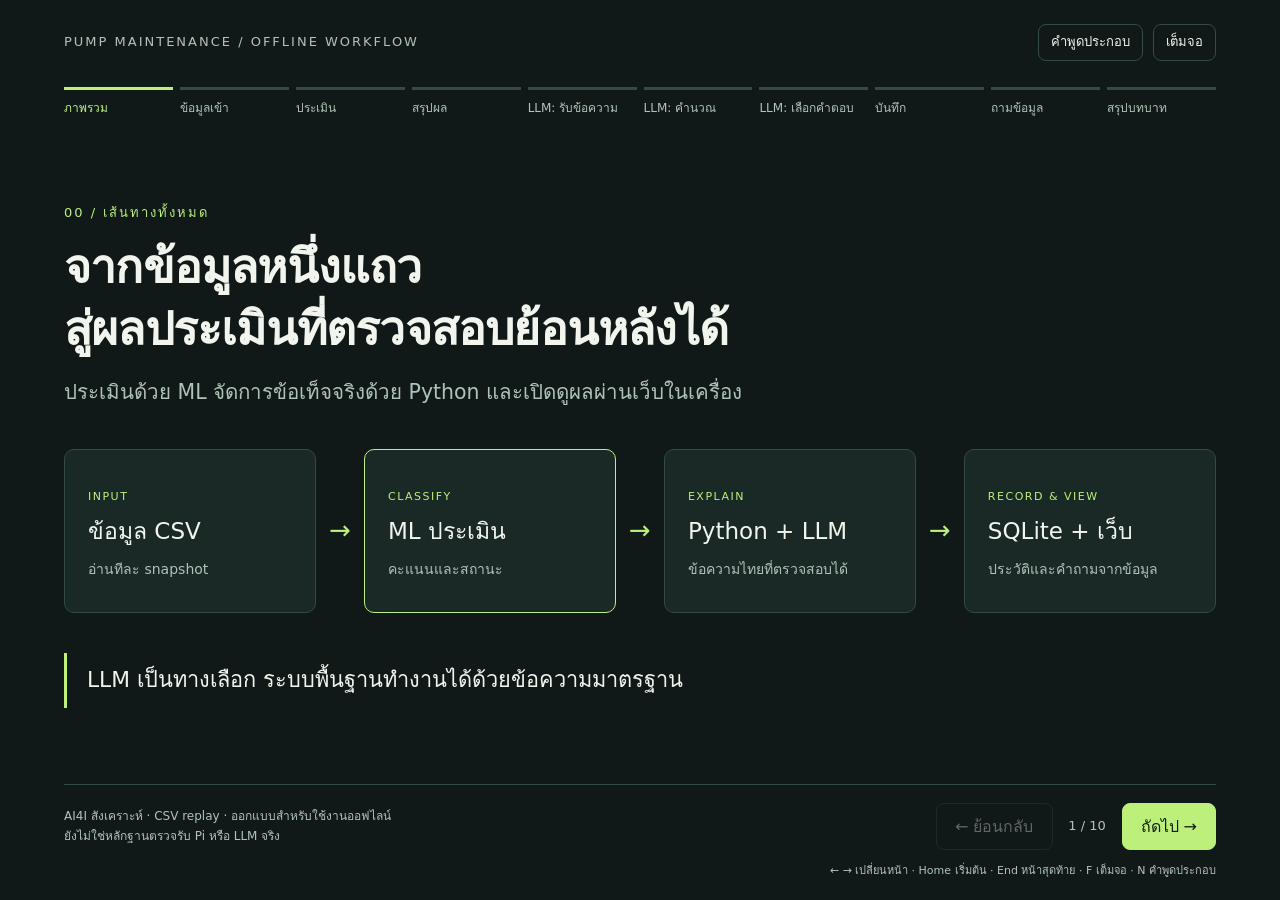
<file: docs/presentation/index.html>
<!doctype html>
<html lang="th">
<head>
<meta charset="utf-8">
<meta name="viewport" content="width=device-width,initial-scale=1">
<title>เส้นทางการทำงาน | Pump Maintenance Offline</title>
<style>
:root{color-scheme:dark;--bg:#101918;--surface:#1a2826;--line:#344a45;--text:#f1f5ee;--muted:#b0c3b9;--green:#bcf07b;--amber:#f7ca81;--blue:#9dcde6}
*{box-sizing:border-box}body{margin:0;background:var(--bg);color:var(--text);font-family:"Leelawadee UI",Tahoma,system-ui,sans-serif;line-height:1.6}button,a{font:inherit}button{cursor:pointer}button:focus-visible,a:focus-visible{outline:3px solid var(--amber);outline-offset:5px}button:disabled{opacity:.35;cursor:default}button{border:1px solid var(--line);border-radius:8px;background:transparent;color:var(--text);padding:10px 18px}button:hover:not(:disabled){background:var(--surface)}a{color:var(--green)}.shell{max-width:1440px;margin:auto;padding:24px 5vw 20px;min-height:100vh;display:flex;flex-direction:column}.top{display:flex;align-items:center;justify-content:space-between;gap:20px}.brand{font-size:13px;letter-spacing:2px;text-transform:uppercase;color:var(--muted)}.top-actions{display:flex;gap:10px}.top-actions button{font-size:13px;padding:7px 12px}.track{display:flex;gap:7px;margin:26px 0 0}.track button{flex:1;border:0;border-radius:0;border-top:3px solid var(--line);text-align:left;padding:9px 0;font-size:12px;color:var(--muted)}.track button[aria-current="step"]{border-color:var(--green);color:var(--green)}.track button.done{border-color:#678b54}.stage{flex:1;display:flex;align-items:center;padding:30px 0 34px}.slide{width:100%}.slide[hidden]{display:none}.eyebrow{color:var(--green);letter-spacing:2px;font-size:13px;margin:0 0 12px}h1{font-size:clamp(30px,3.6vw,52px);line-height:1.35;margin:0 0 16px;max-width:1000px;font-weight:600;letter-spacing:-.8px}.lead{font-size:clamp(17px,1.6vw,23px);color:var(--muted);margin:0 0 35px;max-width:950px}.flow{display:flex;align-items:stretch;gap:13px;margin:25px 0}.node{flex:1;min-width:0;padding:24px 18px;background:var(--surface);border:1px solid var(--line);border-radius:10px}.node.emphasis{border-color:var(--green)}.node b{display:block;font-size:clamp(19px,1.8vw,26px);font-weight:500;margin:5px 0 8px}.node small{display:block;color:var(--muted);font-size:14px}.node .tag{font-size:11px;letter-spacing:1.5px;color:var(--green)}.arrow{align-self:center;color:var(--green);font-size:26px}.takeaway{border-left:3px solid var(--green);padding:10px 20px;font-size:clamp(18px,1.7vw,24px);margin:28px 0 0}.split{display:grid;grid-template-columns:1fr 1.3fr;gap:45px;align-items:center}.reading{display:flex;justify-content:space-between;gap:15px;padding:13px 0;border-bottom:1px solid var(--line);font-size:18px}.reading span{color:var(--muted)}.sample-title{color:var(--green);font-size:13px;letter-spacing:1px}.logic{padding:25px;background:var(--surface);border-radius:12px}.formula{font-family:Consolas,monospace;font-size:clamp(22px,2.8vw,38px);color:var(--green);margin:10px 0 20px}.branch{display:grid;grid-template-columns:1fr 1fr;gap:16px}.branch div{border-top:2px solid var(--line);padding-top:15px;font-size:19px}.branch .alert{border-color:var(--amber);color:var(--amber)}.branch small{display:block;font-size:14px;color:var(--muted)}.note{font-size:14px;color:var(--muted);margin:16px 0 0}.pill{display:inline-block;padding:4px 10px;border-radius:5px;background:#293c25;color:var(--green);font-size:12px}.question{font-size:clamp(22px,2.5vw,34px);margin:0 0 18px;color:var(--blue)}.answer{padding:20px 25px;border-left:3px solid var(--blue);background:var(--surface);font-size:20px}.answer small{display:block;font-size:14px;color:var(--muted);margin-top:8px}.roles{display:grid;grid-template-columns:repeat(3,1fr);gap:28px;margin:30px 0}.role{border-top:2px solid var(--line);padding-top:20px}.role b{font-size:32px;color:var(--green);font-weight:500}.role p{font-size:20px;margin:8px 0}.role small{color:var(--muted);font-size:15px}.bottom{border-top:1px solid var(--line);padding-top:18px;display:flex;align-items:center;justify-content:space-between;gap:20px}.scope{font-size:12px;color:var(--muted);max-width:650px}.nav{display:flex;gap:12px;align-items:center;white-space:nowrap}.nav .primary{background:var(--green);border-color:var(--green);color:#14210d}.nav .primary:hover:not(:disabled){background:#cfefa8}.count{font-size:13px;color:var(--muted);min-width:45px;text-align:center}.notes{margin:0 0 22px;padding:18px 24px;background:var(--surface);border-radius:8px;color:var(--muted);font-size:16px}.notes strong{display:block;color:var(--green);margin-bottom:7px}.notes[hidden]{display:none}.links{display:flex;gap:24px;flex-wrap:wrap;font-size:14px;margin-top:24px}.keyhint{font-size:11px;color:var(--muted);margin-top:12px;text-align:right}
@media(min-width:1100px) and (min-height:800px){.stage{padding:55px 0}.flow{margin:40px 0}.node{padding:32px 23px}}
@media(max-width:760px){.shell{padding:18px 22px}.brand{font-size:10px;letter-spacing:1px}.track button{font-size:10px}.split{grid-template-columns:1fr;gap:20px}.flow{flex-direction:column;gap:9px}.node{padding:15px 18px}.arrow{transform:rotate(90deg);line-height:1}.roles{grid-template-columns:1fr;gap:15px}.bottom{align-items:flex-start;flex-direction:column}.nav{width:100%;justify-content:space-between}.top-actions{gap:5px}.top-actions button{padding:6px 8px}.stage{padding:25px 0}.lead{margin-bottom:20px}.keyhint{display:none}.branch{gap:10px}.scope{font-size:11px}}
@media print{@page{size:A4 landscape;margin:12mm}body{background:white;color:#18251e}.shell{padding:0;display:block}.top,.track,.bottom,.keyhint,.notes,.links{display:none!important}.slide,.slide[hidden]{display:block!important;break-after:page;min-height:175mm;padding:8mm 0}.slide:last-child{break-after:auto}.stage{display:block;padding:0}.node,.logic,.answer{background:#f2f5f0;color:#18251e;border-color:#657966}.node small,.lead,.note,.role small,.reading span,.branch small,.answer small{color:#405648}.eyebrow,.formula,.role b,.node .tag,.arrow{color:#3e6d22}h1{font-size:32px}.flow{flex-direction:row}.roles{grid-template-columns:repeat(3,1fr)}.split{grid-template-columns:1fr 1.3fr}.arrow{transform:none}.takeaway{font-size:21px}}
.track{flex-wrap:wrap}.track button{flex:1 1 80px}.math{font-family:Consolas,monospace;font-size:clamp(16px,1.8vw,24px);overflow-wrap:anywhere;color:var(--green);margin:12px 0}.math-grid{display:grid;grid-template-columns:1fr 1fr;gap:24px}.bars{margin:15px 0}.bar-row{display:grid;grid-template-columns:70px 1fr 80px;align-items:center;gap:14px;margin:12px 0}.bar-track{height:18px;background:var(--line);border-radius:3px;overflow:hidden}.bar-fill{height:100%;background:var(--green)}.bar-row.blocked .bar-fill{background:var(--amber)}.bar-row output{text-align:right;font-variant-numeric:tabular-nums}.sim-controls{display:flex;gap:16px;flex-wrap:wrap;align-items:center;margin:15px 0}.sim-controls select{font:inherit;padding:8px;background:var(--surface);color:var(--text);border:1px solid var(--line);max-width:100%}.sim-controls label{display:flex;gap:10px;align-items:center}.sim-controls input{width:20px;height:20px;accent-color:var(--green)}.sim-result{font-size:20px;border-left:3px solid var(--green);padding:10px 16px}.source{font-size:12px;margin-top:15px;color:var(--muted)}.compact .lead{margin-bottom:18px}.compact .flow{margin:18px 0}.compact .node{padding:18px}.compact .takeaway{margin-top:18px}.example{color:var(--amber);font-size:13px;margin:10px 0}.mini{font-size:15px;color:var(--muted)}
@media(max-width:760px){.math-grid{grid-template-columns:1fr}.track button{flex-basis:16%;font-size:10px}.bar-row{grid-template-columns:55px 1fr 65px;gap:8px}.sim-controls label{flex-wrap:wrap}}
@media print{.bar-track{background:#ddd}.bar-fill{background:#4d7a30}.math{color:#3e6d22}.sim-controls{display:none}.compact .node{padding:12px}.compact h1{font-size:28px}.example{color:#7c4b08}.sim-result{font-size:17px}.compact .lead{font-size:17px}.math-grid{grid-template-columns:1fr 1fr}}
</style>
</head>
<body>
<main class="shell">
<header class="top"><div class="brand">Pump Maintenance / Offline workflow</div><div class="top-actions"><button id="notes-toggle" aria-expanded="false" aria-controls="speaker-notes">คำพูดประกอบ</button><button id="fullscreen">เต็มจอ</button></div></header>
<nav class="track" aria-label="เลือกช่วงนำเสนอ"><button data-slide="0" aria-current="step">ภาพรวม</button><button data-slide="1">ข้อมูลเข้า</button><button data-slide="2">ประเมิน</button><button data-slide="3">สรุปผล</button><button data-slide="4">LLM: รับข้อความ</button><button data-slide="5">LLM: คำนวณ</button><button data-slide="6">LLM: เลือกคำตอบ</button><button data-slide="7">บันทึก</button><button data-slide="8">ถามข้อมูล</button><button data-slide="9">สรุปบทบาท</button></nav>
<div class="stage" aria-live="polite">
<section class="slide" data-note="เริ่มจากภาพรวม: เรานำข้อมูลเครื่องจักรทีละแถวมาให้ ML ประเมิน จากนั้น Python จัดข้อความและบันทึกผล ผู้ใช้ดูสถานะหรือถามข้อมูลผ่านเว็บได้ ทั้งหมดรันในเครื่องหลังเตรียมระบบครบแล้ว เดโมนี้ใช้ข้อมูล AI4I สังเคราะห์ ยังไม่ได้อ่านเซนเซอร์จริง">
<p class="eyebrow">00 / เส้นทางทั้งหมด</p><h1>จากข้อมูลหนึ่งแถว<br>สู่ผลประเมินที่ตรวจสอบย้อนหลังได้</h1><p class="lead">ประเมินด้วย ML จัดการข้อเท็จจริงด้วย Python และเปิดดูผลผ่านเว็บในเครื่อง</p>
<div class="flow"><div class="node"><span class="tag">INPUT</span><b>ข้อมูล CSV</b><small>อ่านทีละ snapshot</small></div><span class="arrow" aria-hidden="true">→</span><div class="node emphasis"><span class="tag">CLASSIFY</span><b>ML ประเมิน</b><small>คะแนนและสถานะ</small></div><span class="arrow" aria-hidden="true">→</span><div class="node"><span class="tag">EXPLAIN</span><b>Python + LLM</b><small>ข้อความไทยที่ตรวจสอบได้</small></div><span class="arrow" aria-hidden="true">→</span><div class="node"><span class="tag">RECORD & VIEW</span><b>SQLite + เว็บ</b><small>ประวัติและคำถามจากข้อมูล</small></div></div>
<div class="takeaway">LLM เป็นทางเลือก ระบบพื้นฐานทำงานได้ด้วยข้อความมาตรฐาน</div>
</section>
<section class="slide" hidden data-note="เมื่อกดดูรายการถัดไป เว็บส่งคำสั่งเข้า Python ให้ worker อ่านหนึ่งแถวจาก CSV ตัวกลางตรวจว่าคอลัมน์ครบและตัวเลขถูกต้อง ข้อมูลหลักมีชนิดผลิตภัณฑ์และเซนเซอร์ห้าค่า เช่น อุณหภูมิ ความเร็วรอบ แรงบิด และเวลาใช้งานเครื่องมือ ไม่ส่งคำตอบจริงหรือรหัสผลิตภัณฑ์เข้าโมเดล">
<p class="eyebrow">01 / รับข้อมูล</p><h1>หนึ่งแถว คือหนึ่งภาพสภาพเครื่อง</h1><p class="lead">ผู้ใช้กดอ่านข้อมูล แล้ว Python ตรวจความครบถ้วนก่อนส่งเข้าโมเดล</p>
<div class="split"><div><div class="sample-title">ข้อมูล AI4I ที่ใช้ประเมิน</div><div class="reading"><span>ชนิดผลิตภัณฑ์</span><b>L / M / H</b></div><div class="reading"><span>อุณหภูมิ</span><b>อากาศ + กระบวนการ</b></div><div class="reading"><span>สภาพการทำงาน</span><b>รอบ / แรงบิด / อายุเครื่องมือ</b></div></div><div><div class="flow"><div class="node"><b>เว็บสั่งอ่าน</b><small>HTTP request</small></div><span class="arrow" aria-hidden="true">→</span><div class="node emphasis"><b>Python ตรวจ</b><small>Schema และค่าข้อมูล</small></div><span class="arrow" aria-hidden="true">→</span><div class="node"><b>ส่งเข้า ML</b><small>เฉพาะ inputs ที่กำหนด</small></div></div></div></div><div class="takeaway">ใช้ CSV replay ของข้อมูลสังเคราะห์ ยังไม่มีการรับค่าจากเซนเซอร์จริง</div>
</section>
<section class="slide" hidden data-note="ML หลักคือ Random Forest ที่เทรนไว้บน PC โดยรวมผลจากต้นไม้หลายต้นเป็นคะแนน Python เปรียบเทียบกับ threshold ที่เก็บมากับโมเดล ซึ่งประมาณ 0.41 เพื่อกำหนดสถานะ จุดสำคัญคือ ML กับ threshold เป็นผู้ตัดสินสถานะ ส่วน LLM ไม่เปลี่ยนผลนี้ และคะแนนไม่ได้หมายถึงโอกาสเสียที่ผ่านการยืนยันแล้ว">
<p class="eyebrow">02 / ประเมินสถานะ</p><h1>ML คำนวณคะแนน<br>Python ใช้ threshold ตัดสินสถานะ</h1><p class="lead">Random Forest ที่เทรนบน PC ถูกโหลดมาใช้ทำนาย โดยไม่เทรนใหม่ระหว่างเดโม</p>
<div class="split"><div class="flow"><div class="node"><b>ค่าอินพุต</b><small>เตรียม features</small></div><span class="arrow" aria-hidden="true">→</span><div class="node emphasis"><b>Random Forest</b><small>รวมผลจากต้นไม้ 100 ต้น</small></div></div><div class="logic"><div class="sample-title">กฎตัดสินจากโมเดลที่บันทึกไว้</div><div class="formula">score ≥ threshold</div><div class="branch"><div class="alert">ถึงเกณฑ์<small>ควรตรวจสอบเพิ่มเติม</small></div><div>ต่ำกว่าเกณฑ์<small>ยังไม่พบสัญญาณเตือน</small></div></div><p class="note">Threshold ≈ 0.41 ตาม artifact ปัจจุบัน</p></div></div><div class="takeaway">คะแนนโมเดลยังไม่ใช่ความน่าจะเป็นเสียที่ผ่าน calibration</div>
</section>
<section class="slide" hidden data-note="Python สร้างข้อความข้อเท็จจริงก่อน หากเปิด LLM จะเรียก Qwen ในเครื่องผ่าน llama.cpp โมเดลภาษานี้เป็น Transformer ที่อ่าน prompt แล้วคาด token ถัดไป แต่แอปจำกัดให้ตอบ A หรือ B เพื่อเลือกประโยคที่เตรียมไว้ Python ตรวจคำตอบอีกครั้ง ถ้าขัดสถานะ ผิดรูปแบบ หรือเกิน 30 วินาที จะกลับไปใช้ข้อความมาตรฐาน ตัวเลขทั้งหมดมาจาก Python">
<p class="eyebrow">03 / สรุปผลเป็นภาษาไทย</p><h1>LLM ช่วยเลือกข้อความ<br>Python รักษาข้อเท็จจริง</h1><p class="lead">Qwen2.5-0.5B ทำงานในเครื่องผ่าน llama.cpp และรับเฉพาะงานที่จำกัดไว้</p>
<div class="flow"><div class="node"><span class="tag">FACTS</span><b>Python สร้างข้อความ</b><small>สถานะ + คะแนน + ค่าที่วัด</small></div><span class="arrow" aria-hidden="true">→</span><div class="node emphasis"><span class="tag">OPTIONAL LLM</span><b>เลือก A หรือ B</b><small>ประโยคแนะนำที่เตรียมไว้</small></div><span class="arrow" aria-hidden="true">→</span><div class="node"><span class="tag">GUARD</span><b>ตรวจคำตอบ</b><small>รูปแบบและความสอดคล้อง</small></div></div>
<div class="branch"><div>ผ่านการตรวจ<small>เพิ่มประโยคที่เลือกท้ายข้อความเดิม</small></div><div class="alert">ผิดรูปแบบ / timeout<small>ใช้ข้อความมาตรฐานต่อได้ ภายในขอบเขตรอ 30 วินาที</small></div></div><div class="takeaway">LLM เลือกภาษาได้ แต่เปลี่ยนคะแนน สถานะ หรือค่าที่วัดไม่ได้</div>
</section>
<!-- Source fragment included in index.html; open index.html for the presentation. -->
<section class="slide compact" hidden data-note="เปิดกล่อง LLM: Python ส่ง prompt ที่มีคำสั่ง ตัวเลือก A/B และข้อเท็จจริง Adapter จัดบทบาท system/user/assistant ตาม ChatML จากนั้น tokenizer เปลี่ยนข้อความเป็นรหัส token ซึ่งอาจเป็นส่วนของคำ ไม่ใช่หนึ่งคำต่อหนึ่ง token เสมอ Embedding ใช้รหัสนั้นเลือกแถวจากตาราง weights ได้เวกเตอร์ 896 ค่าให้แต่ละ token โมเดลจึงทำงานกับตัวเลข Weights มาจากการฝึกไว้แล้ว ไม่เปลี่ยนระหว่างเดโม ส่วน Q4_K_M ลดความละเอียด weights เพื่อลดขนาดและหน่วยความจำ">
<p class="eyebrow">04 / ภายใน LLM · จากภาษาเป็นตัวเลข</p><h1>ข้อความถูกเปลี่ยนเป็นเวกเตอร์<br>ก่อนเริ่มคำนวณ</h1><p class="lead">Python ส่งคำสั่งและ facts ให้ Qwen2.5-0.5B ผ่าน llama.cpp ในเครื่อง</p>
<div class="flow"><div class="node"><span class="tag">PROMPT / CHATML</span><b>คำสั่ง + ข้อมูล</b><small>“เลือก A หรือ B”<br>พร้อมสถานะและค่าที่วัด</small></div><span class="arrow" aria-hidden="true">→</span><div class="node"><span class="tag">TOKENIZER</span><b>แยกเป็น token IDs</b><small>token อาจเป็นส่วนของคำ<br>ไม่ใช่ 1 คำ = 1 token เสมอ</small></div><span class="arrow" aria-hidden="true">→</span><div class="node emphasis"><span class="tag">EMBEDDING LOOKUP</span><b>หนึ่ง token → 896 ค่า</b><small>เลือกเวกเตอร์จากตาราง<br>weights ที่ฝึกไว้แล้ว</small></div></div>
<div class="math">xᵢ = E[token_idᵢ]</div><p class="mini">E คือ embedding matrix และ xᵢ คือเวกเตอร์ของ token ตำแหน่งที่ i</p><div class="takeaway">ระหว่างใช้งาน โมเดลคำนวณด้วย weights เดิม โดยไม่ฝึกใหม่จากคำถาม</div><p class="source">Q4_K_M คือ weights แบบ quantized ที่ใช้ใน profile นี้ · <a href="https://huggingface.co/Qwen/Qwen2.5-0.5B-Instruct/blob/main/config.json" target="_blank" rel="noopener">ค่าจาก config ทางการ</a></p>
</section>
<section class="slide compact" hidden data-note="Transformer ประมวลผลเวกเตอร์ผ่าน 24 ชั้น Attention คำนวณ Q K V ด้วยการคูณเมทริกซ์ เปรียบเทียบ Q กับ K เพื่อหาว่าควรรวมข้อมูลจาก token ก่อนหน้าแต่ละตัวเท่าไร แล้วใช้ softmax แปลงคะแนนเป็นน้ำหนักสำหรับรวม V ตัวอย่างนี้ย่อเหลือ 2 มิติ Q=[1,0] และ K สองตัว=[2,0] กับ [0,2] คะแนนหลังหารรากสองคือ 1.414 กับ 0 น้ำหนักได้ประมาณ 0.804 และ 0.196 หลัง attention ยังมี residual, normalization และ feed-forward แบบ SwiGLU ทำซ้ำครบชั้น Attention weight ไม่ใช่คำอธิบายเหตุผลหรือความมั่นใจที่เชื่อถือได้โดยตัวมันเอง">
<p class="eyebrow">05 / ภายใน LLM · คำนวณบริบท</p><h1>Attention รวมข้อมูลจากบริบท<br>แล้วแปลงผ่าน Transformer 24 ชั้น</h1>
<div class="math-grid"><div><div class="sample-title">แกนคำนวณภายใน attention</div><div class="math">Q = XWq · K = XWk · V = XWv</div><div class="math">S = QKᵀ / √dₖ + causal mask</div><div class="math">attention = softmax(S) V</div><p class="mini">Q = เวกเตอร์ที่ตำแหน่งนี้ใช้ค้นหา<br>K = เวกเตอร์สำหรับเปรียบเทียบแต่ละ token<br>V = ข้อมูลที่นำมารวมตามน้ำหนัก</p><p class="note">Causal mask ปิดตำแหน่งอนาคต; RoPE ใส่ข้อมูลตำแหน่งให้ Q/K ก่อนเทียบความสัมพันธ์ สูตรด้านบนย่อ bias ออก</p></div><div class="logic"><div class="example">ตัวอย่างคณิตศาสตร์ 2 มิติ ไม่ใช่ activation ของ Qwen จริง</div><div class="math">q = [1,0]<br>k₁ = [2,0] · k₂ = [0,2]</div><p>คะแนน = [1.414, 0]<br>softmax → น้ำหนัก ≈ [0.804, 0.196]</p><p class="mini">ถ้า v₁=[1,0] และ v₂=[0,1]<br>ผลรวมถ่วงน้ำหนัก ≈ [0.804, 0.196]</p></div></div>
<div class="takeaway">แต่ละชั้น: RMSNorm → Attention + residual → RMSNorm → SwiGLU + residual</div><p class="source">GQA: 14 query heads / 2 KV heads · ภาพนี้ย่อหนึ่ง head; ของจริงรวม heads แล้วผ่าน output projection · <a href="https://huggingface.co/Qwen/Qwen2.5-0.5B-Instruct" target="_blank" rel="noopener">สถาปัตยกรรมทางการ</a></p>
</section>
<section class="slide compact" hidden data-note="หลังครบ 24 ชั้นและ final normalization output head เปลี่ยนเวกเตอร์ตำแหน่งล่าสุดเป็น logits ของ token ใน vocabulary โดย logits คือคะแนนที่ยังไม่ normalize ตัวอย่างนี้ย่อเหลือ A B และ X และถือว่าแต่ละตัวเป็นหนึ่ง token เมื่อเปิด grammar A/B token X จะถูกตัดออก จากนั้น temp=0 ใน adapter นี้เลือกคะแนนสูงสุดที่ยังอนุญาต กราฟแสดง softmax ช่วยให้เห็นสัดส่วน แต่ไม่ได้สุ่มตามเปอร์เซ็นต์นี้ ถ้าเลือก B ในกรณี ML เตือน Python ยังปฏิเสธและ fallback ดังนั้น grammar คุมรูปแบบ ส่วน guard คุมเงื่อนไขความสอดคล้อง ตัวเลขบนหน้านี้เป็นตัวอย่าง ไม่ใช่ logits จริง">
<p class="eyebrow">06 / ภายใน LLM · จากคะแนนเป็นคำตอบ</p><h1>ให้คะแนน token ถัดไป<br>จำกัดรูปแบบ แล้วตรวจความหมายอีกชั้น</h1><p class="lead">Final norm → output head: z = Wout h → grammar mask → token → stdout → Python guard</p>
<div class="example">ตัวอย่างสอน: vocabulary เพียง A / B / X และสมมติหนึ่งตัวต่อหนึ่ง token ไม่ใช่ logits จริง</div>
<div class="sim-controls"><label for="logit-case">ตัวอย่างคะแนน <select id="logit-case"><option value="a">A=2, B=1, X=3</option><option value="b">A=1, B=2, X=3</option></select></label><label><input type="checkbox" id="grammar-mask" checked>จำกัด grammar ให้ตอบ A/B</label></div>
<div class="math-grid"><div class="bars" aria-label="สัดส่วน softmax ของตัวอย่าง"><div class="bar-row"><span>A</span><div class="bar-track"><div id="bar-a" class="bar-fill"></div></div><output id="prob-a"></output></div><div class="bar-row"><span>B</span><div class="bar-track"><div id="bar-b" class="bar-fill"></div></div><output id="prob-b"></output></div><div class="bar-row blocked"><span>X</span><div class="bar-track"><div id="bar-x" class="bar-fill"></div></div><output id="prob-x"></output></div><div class="math">pᵢ = exp(zᵢ) / Σ exp(zⱼ)</div><p class="mini">สัดส่วนคะแนนภาษา ไม่ใช่โอกาสที่เครื่องจะเสีย<br>เมื่อเปิด mask จะคำนวณสัดส่วนเฉพาะ token ที่อนุญาต</p></div><div><div id="token-result" class="sim-result" aria-live="polite"></div><p class="note">ตัวอย่างนี้สมมติ facts ระบุ “ควรตรวจบำรุงรักษา” จึงรับ A; ถ้าเป็น B หรือผิดรูปแบบ จะ fallback</p><p class="note">Adapter ใช้ temperature=0: เลือก token คะแนนสูงสุดที่อนุญาต ไม่สุ่มตามเปอร์เซ็นต์</p></div></div>
<div class="takeaway">Grammar คุมรูปแบบ แต่ Python ยังตรวจความสอดคล้องกับสถานะ ML</div><p class="source">Output weights ผูกกับ embedding · ตัวจริง decode ต่อจนจบคำตอบและใช้ KV cache ภายในงานนั้น · แอปใช้ context 1,024 tokens</p>
</section>

<section class="slide" hidden data-note="เมื่อรายการประมวลผลเสร็จ Python บันทึกผลหนึ่งครั้งลง SQLite พร้อมหมายเลขหลักฐานและ session ในขณะเดียวกันเว็บอ่าน JSON จาก API เพื่ออัปเดตหน้าจอ การดูประวัติอ่านจากฐานข้อมูล การเริ่มรอบใหม่หรือเปิดโปรแกรมใหม่ไม่ลบประวัติเดิม สำหรับ AI4I เวลาที่บันทึกเป็นเวลา replay ไม่ใช่เวลาที่วัดจากเครื่องจริง">
<p class="eyebrow">07 / บันทึกและแสดงผล</p><h1>ผลหนึ่งรายการมีหลักฐานเก็บไว้</h1><p class="lead">Python เขียน SQLite และส่ง JSON ให้เว็บแสดงผลล่าสุดกับประวัติ</p>
<div class="flow"><div class="node"><span class="tag">COMPLETE</span><b>ประมวลผลเสร็จ</b><small>สถานะ + สรุป + วิธีที่ใช้</small></div><span class="arrow" aria-hidden="true">→</span><div class="node emphasis"><span class="tag">LOCAL DATABASE</span><b>SQLite</b><small>บันทึก snapshot และ record ID</small></div><span class="arrow" aria-hidden="true">→</span><div class="node"><span class="tag">HTTP / JSON</span><b>หน้าเว็บ</b><small>ภาพรวม / ประวัติ / ถามข้อมูล</small></div></div>
<div class="takeaway">เริ่มรอบใหม่ได้โดยไม่ลบประวัติ และเปิดหลักฐานต้นทางย้อนหลังได้</div><p class="note">เว็บอ่านสถานะรอบใหม่หลังรอบก่อนจบประมาณ 1 วินาที ส่วนประวัติอ่านผ่าน API ของ SQLite</p>
</section>
<section class="slide" hidden data-note="ก่อนถามต้องพัก replay และรอรายการปัจจุบันเสร็จ ตัวอย่างถามว่ามีรายการเตือนอะไรบ้าง local parser หรือ LLM จะเลือก intent ว่า alerts จากนั้น Python ใช้ SQL ที่เขียนไว้ค้น SQLite และคำนวณคำตอบเอง พร้อมหมายเลขหลักฐานให้กดดู LLM ไม่เชื่อมฐานข้อมูลโดยตรงและไม่สร้าง SQL จำนวนรวมคำนวณครบ แต่แสดงหลักฐานสูงสุดสามรายการ">
<p class="eyebrow">08 / ถามจากข้อมูลที่บันทึก</p><h1>คำถามถูกแปลงเป็นการค้นข้อมูล</h1><p class="question">“มีรายการเตือนอะไรบ้าง?”</p>
<div class="flow"><div class="node"><b>แยกประเภท</b><small>Parser หรือ LLM เลือก alerts</small></div><span class="arrow" aria-hidden="true">→</span><div class="node emphasis"><b>Python เลือก SQL</b><small>คำสั่งที่กำหนดไว้แล้ว</small></div><span class="arrow" aria-hidden="true">→</span><div class="node"><b>อ่าน SQLite</b><small>นับและเลือกแถวจริง</small></div><span class="arrow" aria-hidden="true">→</span><div class="node"><b>ตอบพร้อมอ้างอิง</b><small>กดเปิด snapshot ต้นทาง</small></div></div>
<div class="answer">คำตอบและตัวเลขคำนวณจากฐานข้อมูล<small>รองรับสรุป / รายการเตือน / อุณหภูมิสูงสุด / ค่าล่าสุด — หลักฐานแสดงสูงสุด 3 รายการ</small></div><p class="note">ต้องพัก replay ก่อนถาม และ AI4I ไม่มีข้อมูลรองรับคำถาม “วันนี้เครื่องไหนมีปัญหา”</p>
</section>
<section class="slide" hidden data-note="ปิดด้วยบทบาทที่ผู้ฟังควรจำ: ML ประเมินสถานะ Python คุมข้อเท็จจริงและข้อมูล ส่วน LLM ช่วยเลือกภาษาหรือ intent ภายใต้ข้อจำกัด ระบบนี้เป็นเดโมแบบออฟไลน์ที่เตรียมสำหรับ Pi แต่ยังต้องตรวจรับบน Pi จริงพร้อมทดสอบ LLM จริง ไม่ใช่ระบบวินิจฉัยปั๊มหรือทำนายเวลาที่จะเสีย">
<p class="eyebrow">09 / สิ่งสำคัญที่ควรจำ</p><h1>แยกหน้าที่ชัดเจน<br>จึงตรวจสอบเส้นทางคำตอบได้</h1>
<div class="roles"><div class="role"><b>ML</b><p>ประเมินสภาพ</p><small>สร้างคะแนนเพื่อเทียบ threshold</small></div><div class="role"><b>Python</b><p>คุมข้อเท็จจริงและข้อมูล</p><small>ตรวจผล LLM อ่านเขียน DB และตอบผ่าน API</small></div><div class="role"><b>LLM</b><p>ช่วยเลือกภาษา / intent</p><small>ใช้งานเสริม พร้อม fallback</small></div></div>
<div class="takeaway">ข้อมูล → ประเมิน → สรุป → บันทึก → แสดงผลและตอบจากหลักฐาน</div><p class="note">ขอบเขตปัจจุบัน: CSV replay ของ AI4I สังเคราะห์ ยังไม่ใช่เซนเซอร์ปั๊มจริงหรือ RUL และยังไม่ผ่าน Pi / LLM acceptance</p><div class="links"><a href="../SYSTEM_WALKTHROUGH_TH.md">เอกสารฉบับละเอียด</a><a href="original-flow.html">แผนภาพ interactive ฉบับเดิม</a><button id="print">พิมพ์ / บันทึก PDF</button></div>
</section>
</div>
<aside class="notes" id="speaker-notes" hidden><strong>คำพูดประกอบ</strong><span id="note-text"></span></aside>
<footer class="bottom"><div class="scope">AI4I สังเคราะห์ · CSV replay · ออกแบบสำหรับใช้งานออฟไลน์<br>ยังไม่ใช่หลักฐานตรวจรับ Pi หรือ LLM จริง</div><div class="nav"><button id="previous" disabled>← ย้อนกลับ</button><span class="count" id="count">1 / 10</span><button class="primary" id="next">ถัดไป →</button></div></footer><div class="keyhint">← → เปลี่ยนหน้า · Home เริ่มต้น · End หน้าสุดท้าย · F เต็มจอ · N คำพูดประกอบ</div>
</main>
<script>
(() => {
 const slides = Array.from(document.querySelectorAll('.slide'));
 const tabs = Array.from(document.querySelectorAll('[data-slide]'));
 const previous = document.getElementById('previous'), next = document.getElementById('next');
 const notes = document.getElementById('speaker-notes'), toggle = document.getElementById('notes-toggle');
 let current = 0;
 function show(index) {
  current = Math.max(0,Math.min(slides.length-1,index));
  slides.forEach((slide,i) => slide.hidden=i!==current);
  tabs.forEach((tab,i) => { if(i===current) tab.setAttribute('aria-current','step'); else tab.removeAttribute('aria-current'); tab.classList.toggle('done',i<current); });
  document.getElementById('count').textContent=`${current+1} / ${slides.length}`;
  document.getElementById('note-text').textContent=slides[current].dataset.note;
  previous.disabled=current===0; next.disabled=current===slides.length-1;
 }
 function toggleNotes(){notes.hidden=!notes.hidden;toggle.setAttribute('aria-expanded',String(!notes.hidden));}
 async function fullscreen(){try{if(document.fullscreenElement) await document.exitFullscreen();else if(document.documentElement.requestFullscreen) await document.documentElement.requestFullscreen();else document.getElementById('fullscreen').textContent='ใช้ F11 เพื่อเต็มจอ';}catch{document.getElementById('fullscreen').textContent='ใช้ F11 เพื่อเต็มจอ';}}
 previous.addEventListener('click',()=>show(current-1));next.addEventListener('click',()=>show(current+1));
 tabs.forEach(tab=>tab.addEventListener('click',()=>show(Number(tab.dataset.slide))));
 toggle.addEventListener('click',toggleNotes);document.getElementById('fullscreen').addEventListener('click',fullscreen);
 document.getElementById('print').addEventListener('click',()=>window.print());
 document.addEventListener('keydown',event=>{if(event.altKey||event.ctrlKey||event.metaKey||event.target.closest('input,textarea,select'))return;const key=event.key.toLowerCase();if(['arrowright','pagedown'].includes(key)){event.preventDefault();show(current+1);}else if(['arrowleft','pageup'].includes(key)){event.preventDefault();show(current-1);}else if(key==='home'){event.preventDefault();show(0);}else if(key==='end'){event.preventDefault();show(slides.length-1);}else if(key==='n'){toggleNotes();}else if(key==='f'){fullscreen();}});
 document.addEventListener('fullscreenchange',()=>document.getElementById('fullscreen').textContent=document.fullscreenElement?'ออกจากเต็มจอ':'เต็มจอ');
 const logitCase=document.getElementById('logit-case'), grammarMask=document.getElementById('grammar-mask');
 function calculateTokens(){
  const logits=logitCase.value==='b'?[1,2,3]:[2,1,3];
  const allowed=grammarMask.checked?[true,true,false]:[true,true,true];
  const max=Math.max(...logits.filter((_,i)=>allowed[i]));
  const exps=logits.map((z,i)=>allowed[i]?Math.exp(z-max):0), total=exps.reduce((a,b)=>a+b,0);
  ['a','b','x'].forEach((name,i)=>{const percent=100*exps[i]/total;document.getElementById('bar-'+name).style.width=percent+'%';document.getElementById('prob-'+name).textContent=allowed[i]?percent.toFixed(1)+'%':'ตัดออก';});
  const winner=logits.findIndex((z,i)=>allowed[i]&&z===max), token=['A','B','X'][winner];
  const outcome=token==='A'?'ผ่าน guard → Python เพิ่มประโยค A':token==='B'?'รูปแบบถูก แต่ขัดสถานะเตือน → template_inconsistent_llm':'ผิดรูปแบบ A/B → template_rejected_llm';
  document.getElementById('token-result').textContent='เลือก '+token+' (คะแนนสูงสุดที่อนุญาต) · '+outcome;
 }
 logitCase.addEventListener('change',calculateTokens);grammarMask.addEventListener('change',calculateTokens);
 calculateTokens();
 show(0);
})();
</script>
</body>
</html>
</file>
